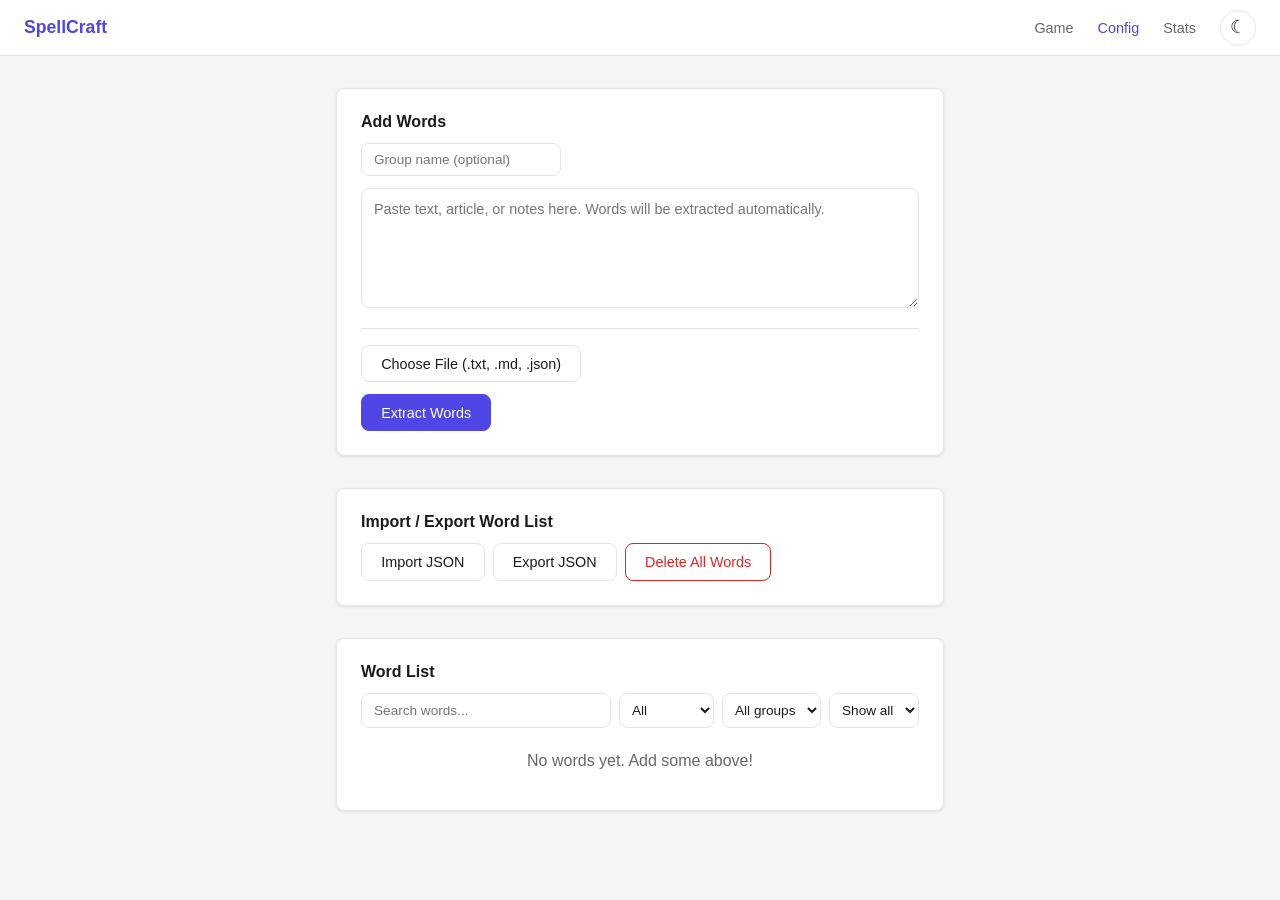
<file: config.html>
<!DOCTYPE html>
<html lang="en" data-theme="light">
<head>
  <meta charset="UTF-8">
  <meta name="viewport" content="width=device-width, initial-scale=1.0">
  <title>SpellCraft - Config</title>
  <link rel="stylesheet" href="static/style.css">
</head>
<body>
  <nav>
    <a href="index.html" class="brand">SpellCraft</a>
    <div class="nav-links">
      <a href="index.html" id="nav-game">Game</a>
      <a href="config.html" id="nav-config">Config</a>
      <a href="stats.html" id="nav-stats">Stats</a>
      <button class="theme-toggle" onclick="toggleTheme()" id="themeBtn" title="Toggle theme">&#9790;</button>
    </div>
  </nav>
  <div class="container">
    <div class="config-section card">
      <h2>Add Words</h2>
      <div class="config-actions" style="margin-bottom: 0.75rem;">
        <input type="text" id="import-group" placeholder="Group name (optional)" class="word-search-input" style="max-width: 200px;">
      </div>
      <textarea id="text-input" placeholder="Paste text, article, or notes here. Words will be extracted automatically."></textarea>
      <div class="config-divider"></div>
      <div class="config-actions">
        <div class="file-input-wrapper">
          <button class="btn">Choose File (.txt, .md, .json)</button>
          <input type="file" id="file-input" accept=".txt,.md,.json">
        </div>
        <span id="file-name" style="color: var(--text-secondary); font-size: 0.85rem; align-self: center;"></span>
      </div>
      <div class="config-actions" style="margin-top: 0.75rem;">
        <button class="btn btn-primary" id="extract-btn" onclick="extractWords()">Extract Words</button>
      </div>
      <div class="import-progress" id="import-progress" style="display:none;">
        <div class="import-progress-bar"><div class="import-progress-fill" id="import-progress-fill"></div></div>
        <div class="import-progress-text" id="import-progress-text">Looking up words...</div>
      </div>
      <div class="import-result" id="import-result"></div>
      <div class="extracted-preview" id="import-extracted" style="display:none;">
        <div class="extracted-header">
          <span id="import-extracted-summary"></span>
        </div>
        <div class="extracted-word-list" id="import-extracted-words"></div>
      </div>
    </div>

    <div class="config-section card">
      <h2>Import / Export Word List</h2>
      <div class="config-actions">
        <div class="file-input-wrapper">
          <button class="btn">Import JSON</button>
          <input type="file" id="json-import" accept=".json" onchange="importJson()">
        </div>
        <button class="btn" onclick="exportWords()">Export JSON</button>
        <button class="btn btn-danger" onclick="deleteAll()">Delete All Words</button>
      </div>
      <div class="import-result" id="json-result"></div>
    </div>

    <div class="config-section card">
      <h2>Word List</h2>
      <div class="word-list-controls">
        <input type="text" id="word-search" placeholder="Search words..." class="word-search-input" oninput="loadWords()">
        <select id="word-status-filter" class="word-status-select" onchange="loadWords()">
          <option value="">All</option>
          <option value="learning">Learning</option>
          <option value="mastered">Mastered</option>
          <option value="enabled">Enabled</option>
          <option value="disabled">Disabled</option>
        </select>
        <select id="word-group-filter" class="word-status-select" onchange="loadWords()">
          <option value="">All groups</option>
        </select>
        <select id="word-limit-select" class="word-status-select" onchange="loadWords()">
          <option value="">Show all</option>
          <option value="10">10</option>
          <option value="25">25</option>
          <option value="50">50</option>
          <option value="100">100</option>
        </select>
        <button class="btn btn-danger" id="delete-filtered-btn" onclick="deleteFiltered()">Delete Filtered</button>
      </div>
      <div id="word-count-info" style="color: var(--text-secondary); font-size: 0.8rem; margin: 0.5rem 0;"></div>
      <div id="no-words" style="color: var(--text-secondary); text-align: center; padding: 1rem;">No words yet. Add some above!</div>
      <div id="word-table-wrapper" style="overflow-x: auto; display: none;">
        <table class="word-table">
          <thead>
            <tr>
              <th>Word</th>
              <th>Group</th>
              <th>Status</th>
              <th>Correct</th>
              <th>Incorrect</th>
              <th>Actions</th>
            </tr>
          </thead>
          <tbody id="word-tbody"></tbody>
        </table>
      </div>
    </div>
  </div>
  <script>
    function toggleTheme() {
      const html = document.documentElement;
      const current = html.getAttribute('data-theme');
      const next = current === 'dark' ? 'light' : 'dark';
      html.setAttribute('data-theme', next);
      localStorage.setItem('theme', next);
      document.getElementById('themeBtn').innerHTML = next === 'dark' ? '&#9788;' : '&#9790;';
    }
    (function() {
      const saved = localStorage.getItem('theme');
      if (saved) {
        document.documentElement.setAttribute('data-theme', saved);
        document.getElementById('themeBtn').innerHTML = saved === 'dark' ? '&#9788;' : '&#9790;';
      }
      document.getElementById('nav-config').classList.add('active');
    })();
  </script>
  <script src="static/store.js"></script>
  <script src="static/config.js"></script>
</body>
</html>
</file>
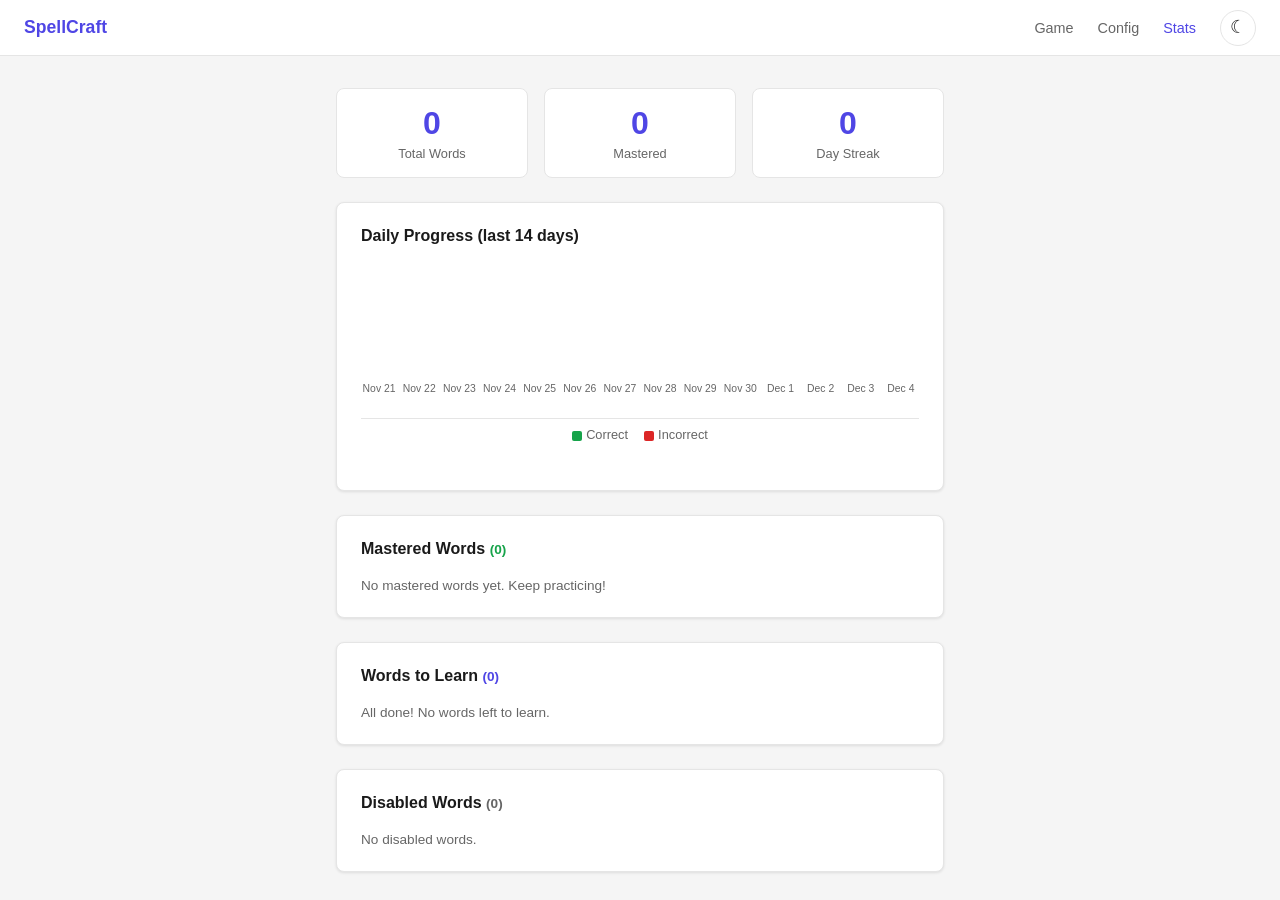
<file: stats.html>
<!DOCTYPE html>
<html lang="en" data-theme="light">
<head>
  <meta charset="UTF-8">
  <meta name="viewport" content="width=device-width, initial-scale=1.0">
  <title>SpellCraft - Stats</title>
  <link rel="stylesheet" href="static/style.css">
</head>
<body>
  <nav>
    <a href="index.html" class="brand">SpellCraft</a>
    <div class="nav-links">
      <a href="index.html" id="nav-game">Game</a>
      <a href="config.html" id="nav-config">Config</a>
      <a href="stats.html" id="nav-stats">Stats</a>
      <button class="theme-toggle" onclick="toggleTheme()" id="themeBtn" title="Toggle theme">&#9790;</button>
    </div>
  </nav>
  <div class="container">
    <div class="stats-grid" id="stats-grid"></div>

    <div class="card">
      <h2 style="font-size: 1rem; margin-bottom: 1rem;">Daily Progress (last 14 days)</h2>
      <div class="chart-container">
        <div class="chart-bars" id="chart-bars"></div>
        <div class="chart-legend">
          <span class="legend-correct">Correct</span>
          <span class="legend-incorrect">Incorrect</span>
        </div>
      </div>
    </div>

    <div class="card">
      <h2 style="font-size: 1rem; margin-bottom: 0.75rem;">Mastered Words <span id="mastered-count" style="color: var(--correct); font-size: 0.85rem;"></span></h2>
      <ul class="word-list" id="mastered-list"></ul>
      <div id="no-mastered" style="color: var(--text-secondary); font-size: 0.85rem; display: none;">No mastered words yet. Keep practicing!</div>
    </div>

    <div class="card">
      <h2 style="font-size: 1rem; margin-bottom: 0.75rem;">Words to Learn <span id="learning-count" style="color: var(--primary); font-size: 0.85rem;"></span></h2>
      <ul class="word-list" id="learning-list"></ul>
      <div id="no-learning" style="color: var(--text-secondary); font-size: 0.85rem; display: none;">All done! No words left to learn.</div>
    </div>

    <div class="card">
      <h2 style="font-size: 1rem; margin-bottom: 0.75rem;">Disabled Words <span id="disabled-count" style="color: var(--text-secondary); font-size: 0.85rem;"></span></h2>
      <ul class="word-list" id="disabled-list"></ul>
      <div id="no-disabled" style="color: var(--text-secondary); font-size: 0.85rem; display: none;">No disabled words.</div>
    </div>
  </div>
  <script>
    function toggleTheme() {
      const html = document.documentElement;
      const current = html.getAttribute('data-theme');
      const next = current === 'dark' ? 'light' : 'dark';
      html.setAttribute('data-theme', next);
      localStorage.setItem('theme', next);
      document.getElementById('themeBtn').innerHTML = next === 'dark' ? '&#9788;' : '&#9790;';
    }
    (function() {
      const saved = localStorage.getItem('theme');
      if (saved) {
        document.documentElement.setAttribute('data-theme', saved);
        document.getElementById('themeBtn').innerHTML = saved === 'dark' ? '&#9788;' : '&#9790;';
      }
      document.getElementById('nav-stats').classList.add('active');
    })();
  </script>
  <script src="static/store.js"></script>
  <script src="static/stats.js"></script>
</body>
</html>
</file>
<file: static/style.css>
:root {
  --bg: #f5f5f5;
  --surface: #ffffff;
  --text: #1a1a1a;
  --text-secondary: #666;
  --primary: #4f46e5;
  --primary-hover: #4338ca;
  --correct: #16a34a;
  --incorrect: #dc2626;
  --border: #e5e5e5;
  --shadow: 0 1px 3px rgba(0,0,0,0.1);
  --radius: 8px;
}

[data-theme="dark"] {
  --bg: #0f0f0f;
  --surface: #1a1a1a;
  --text: #e5e5e5;
  --text-secondary: #999;
  --primary: #818cf8;
  --primary-hover: #6366f1;
  --correct: #22c55e;
  --incorrect: #ef4444;
  --border: #2a2a2a;
  --shadow: 0 1px 3px rgba(0,0,0,0.3);
}

* {
  margin: 0;
  padding: 0;
  box-sizing: border-box;
}

body {
  font-family: -apple-system, BlinkMacSystemFont, "Segoe UI", Roboto, sans-serif;
  background: var(--bg);
  color: var(--text);
  min-height: 100vh;
}

nav {
  background: var(--surface);
  border-bottom: 1px solid var(--border);
  padding: 0 1.5rem;
  display: flex;
  align-items: center;
  justify-content: space-between;
  height: 56px;
  position: sticky;
  top: 0;
  z-index: 100;
}

nav .brand {
  font-weight: 700;
  font-size: 1.1rem;
  color: var(--primary);
  text-decoration: none;
}

nav .nav-links {
  display: flex;
  align-items: center;
  gap: 1.5rem;
}

nav .nav-links a {
  color: var(--text-secondary);
  text-decoration: none;
  font-size: 0.9rem;
  font-weight: 500;
  transition: color 0.15s;
}

nav .nav-links a:hover,
nav .nav-links a.active {
  color: var(--primary);
}

.theme-toggle {
  background: var(--surface);
  border: 1px solid var(--border);
  border-radius: 50%;
  width: 36px;
  height: 36px;
  cursor: pointer;
  display: flex;
  align-items: center;
  justify-content: center;
  font-size: 1.1rem;
  transition: background 0.15s;
  color: var(--text);
}

.theme-toggle:hover {
  background: var(--border);
}

.container {
  max-width: 640px;
  margin: 2rem auto;
  padding: 0 1rem;
}

.card {
  background: var(--surface);
  border-radius: var(--radius);
  box-shadow: var(--shadow);
  border: 1px solid var(--border);
  padding: 1.5rem;
  margin-bottom: 1.5rem;
}

.letter-boxes {
  display: flex;
  gap: 8px;
  justify-content: center;
  margin: 2rem 0;
}

.letter-box {
  width: 44px;
  height: 52px;
  border: 2px solid var(--border);
  border-radius: 6px;
  display: flex;
  align-items: center;
  justify-content: center;
  font-size: 1.4rem;
  font-weight: 600;
  background: var(--surface);
  color: var(--text);
  text-transform: lowercase;
  text-align: center;
  padding: 0;
  outline: none;
  caret-color: var(--primary);
}

.letter-box:focus {
  border-color: var(--primary);
  box-shadow: 0 0 0 3px color-mix(in srgb, var(--primary) 20%, transparent);
}

.letter-box.filled {
  border-color: var(--primary);
  background: color-mix(in srgb, var(--primary) 10%, transparent);
}

.letter-box.correct-letter {
  border-color: var(--correct);
  background: color-mix(in srgb, var(--correct) 10%, transparent);
  color: var(--correct);
}

.letter-box.incorrect-letter {
  border-color: var(--incorrect);
  background: color-mix(in srgb, var(--incorrect) 10%, transparent);
  color: var(--incorrect);
}

.game-actions {
  display: flex;
  gap: 8px;
  justify-content: center;
  margin: 1rem 0;
}

.btn {
  padding: 0.6rem 1.2rem;
  border-radius: var(--radius);
  font-size: 0.9rem;
  font-weight: 500;
  border: 1px solid var(--border);
  background: var(--surface);
  color: var(--text);
  cursor: pointer;
  transition: all 0.15s;
}

.btn:hover {
  background: var(--border);
}

.btn-primary {
  background: var(--primary);
  color: white;
  border-color: var(--primary);
}

.btn-primary:hover {
  background: var(--primary-hover);
}

.btn-danger {
  color: var(--incorrect);
  border-color: var(--incorrect);
}

.btn-danger:hover {
  background: color-mix(in srgb, var(--incorrect) 10%, transparent);
}

.btn-small {
  padding: 0.35rem 0.7rem;
  font-size: 0.8rem;
}

.feedback {
  text-align: center;
  margin: 1rem 0 0;
  min-height: 24px;
}

.feedback .result {
  font-size: 1.1rem;
  font-weight: 600;
  margin-bottom: 0.5rem;
}

.feedback .result.correct {
  color: var(--correct);
}

.feedback .result.incorrect {
  color: var(--incorrect);
}

.feedback .correct-word {
  font-size: 1.3rem;
  margin: 0.3rem 0;
}

.feedback .example-sentence {
  color: var(--text-secondary);
  font-style: italic;
  margin-top: 0.5rem;
  font-size: 0.95rem;
}

.feedback .definition {
  color: var(--text-secondary);
  margin-top: 0.3rem;
  font-size: 0.9rem;
}

.word-info {
  text-align: center;
  margin: 1rem 0 0.5rem;
  padding: 1rem;
  background: color-mix(in srgb, var(--primary) 5%, transparent);
  border-radius: var(--radius);
  border: 1px solid color-mix(in srgb, var(--primary) 15%, transparent);
}

.definition-display {
  font-size: 0.95rem;
  color: var(--text);
  margin-bottom: 0.3rem;
}

.example-display {
  font-size: 0.9rem;
  color: var(--text-secondary);
  font-style: italic;
}

.phonetic {
  text-align: center;
  color: var(--text-secondary);
  font-size: 0.9rem;
  margin-top: 0.3rem;
}

.word-counter {
  text-align: center;
  color: var(--text-secondary);
  font-size: 0.8rem;
  margin-top: 0.5rem;
}

.progress-bar {
  height: 4px;
  background: var(--border);
  border-radius: 2px;
  margin: 1rem 0;
  overflow: hidden;
}

.progress-bar .fill {
  height: 100%;
  background: var(--primary);
  border-radius: 2px;
  transition: width 0.3s;
}

.stats-grid {
  display: grid;
  grid-template-columns: repeat(3, 1fr);
  gap: 1rem;
  margin-bottom: 1.5rem;
}

.stat-box {
  text-align: center;
  padding: 1rem;
  background: var(--surface);
  border-radius: var(--radius);
  border: 1px solid var(--border);
}

.stat-box .stat-value {
  font-size: 2rem;
  font-weight: 700;
  color: var(--primary);
}

.stat-box .stat-label {
  font-size: 0.8rem;
  color: var(--text-secondary);
  margin-top: 0.25rem;
}

.word-list {
  list-style: none;
  display: flex;
  flex-wrap: wrap;
  gap: 6px;
  margin: 0.5rem 0;
}

.word-list li {
  padding: 0.25rem 0.6rem;
  border-radius: 4px;
  font-size: 0.85rem;
  background: color-mix(in srgb, var(--primary) 10%, transparent);
  color: var(--primary);
}

.word-list li.mastered {
  background: color-mix(in srgb, var(--correct) 10%, transparent);
  color: var(--correct);
}

.word-list li.disabled {
  background: var(--border);
  color: var(--text-secondary);
}

.chart-container {
  margin: 1.5rem 0;
}

.chart-bars {
  display: flex;
  align-items: flex-end;
  gap: 4px;
  height: 150px;
  padding: 0 0 1.5rem 0;
  border-bottom: 1px solid var(--border);
}

.chart-bar-group {
  flex: 1;
  display: flex;
  flex-direction: column;
  align-items: center;
  height: 100%;
  justify-content: flex-end;
}

.chart-bar {
  width: 100%;
  max-width: 30px;
  border-radius: 3px 3px 0 0;
  transition: height 0.3s;
}

.chart-bar.correct-bar {
  background: var(--correct);
}

.chart-bar.incorrect-bar {
  background: var(--incorrect);
  margin-top: 2px;
}

.chart-label {
  font-size: 0.65rem;
  color: var(--text-secondary);
  margin-top: 4px;
  white-space: nowrap;
}

.chart-legend {
  display: flex;
  gap: 1rem;
  justify-content: center;
  margin-top: 0.5rem;
  font-size: 0.8rem;
  color: var(--text-secondary);
}

.chart-legend span::before {
  content: "";
  display: inline-block;
  width: 10px;
  height: 10px;
  border-radius: 2px;
  margin-right: 4px;
  vertical-align: middle;
}

.chart-legend .legend-correct::before {
  background: var(--correct);
}

.chart-legend .legend-incorrect::before {
  background: var(--incorrect);
}

.config-section {
  margin-bottom: 2rem;
}

.config-section h2 {
  font-size: 1rem;
  margin-bottom: 0.75rem;
}

.config-divider {
  border: none;
  border-top: 1px solid var(--border);
  margin: 1rem 0;
}

.config-section textarea {
  width: 100%;
  min-height: 120px;
  padding: 0.75rem;
  border: 1px solid var(--border);
  border-radius: var(--radius);
  font-size: 0.9rem;
  background: var(--surface);
  color: var(--text);
  resize: vertical;
  outline: none;
  font-family: inherit;
}

.config-section textarea:focus {
  border-color: var(--primary);
}

.config-actions {
  display: flex;
  gap: 8px;
  margin-top: 0.75rem;
  flex-wrap: wrap;
}

.file-input-wrapper {
  position: relative;
  overflow: hidden;
  display: inline-block;
}

.file-input-wrapper input[type="file"] {
  position: absolute;
  left: 0;
  top: 0;
  opacity: 0;
  width: 100%;
  height: 100%;
  cursor: pointer;
}

.import-result {
  margin-top: 0.75rem;
  padding: 0.75rem;
  border-radius: var(--radius);
  font-size: 0.9rem;
  display: none;
}

.import-result.success {
  background: color-mix(in srgb, var(--correct) 10%, transparent);
  color: var(--correct);
  display: block;
}

.import-result.error {
  background: color-mix(in srgb, var(--incorrect) 10%, transparent);
  color: var(--incorrect);
  display: block;
}

.import-progress {
  margin-top: 0.75rem;
}

.import-progress-bar {
  height: 8px;
  background: var(--border);
  border-radius: 4px;
  overflow: hidden;
}

.import-progress-fill {
  height: 100%;
  background: var(--primary);
  border-radius: 4px;
  transition: width 0.2s;
  width: 0%;
}

.import-progress-text {
  font-size: 0.85rem;
  color: var(--text-secondary);
  margin-top: 0.4rem;
}

.btn:disabled {
  opacity: 0.6;
  cursor: not-allowed;
}

.word-table {
  width: 100%;
  border-collapse: collapse;
  font-size: 0.85rem;
}

.word-table th,
.word-table td {
  padding: 0.5rem 0.75rem;
  text-align: left;
  border-bottom: 1px solid var(--border);
}

.word-table th {
  color: var(--text-secondary);
  font-weight: 500;
  font-size: 0.75rem;
  text-transform: uppercase;
  letter-spacing: 0.5px;
}

.toggle-switch {
  position: relative;
  width: 36px;
  height: 20px;
  cursor: pointer;
}

.toggle-switch input {
  opacity: 0;
  width: 0;
  height: 0;
}

.toggle-slider {
  position: absolute;
  inset: 0;
  background: var(--border);
  border-radius: 10px;
  transition: background 0.15s;
}

.toggle-slider::before {
  content: "";
  position: absolute;
  width: 16px;
  height: 16px;
  border-radius: 50%;
  background: white;
  top: 2px;
  left: 2px;
  transition: transform 0.15s;
}

.toggle-switch input:checked + .toggle-slider {
  background: var(--primary);
}

.toggle-switch input:checked + .toggle-slider::before {
  transform: translateX(16px);
}

.empty-state {
  text-align: center;
  padding: 3rem 1rem;
  color: var(--text-secondary);
}

.empty-state .icon {
  font-size: 3rem;
  margin-bottom: 1rem;
}

.empty-state h3 {
  margin-bottom: 0.5rem;
  color: var(--text);
}

.empty-state p {
  font-size: 0.9rem;
}

.extracted-preview {
  margin-top: 0.75rem;
  padding: 0.75rem;
  border-radius: var(--radius);
  border: 1px solid var(--border);
  background: var(--surface);
}

.extracted-header {
  font-size: 0.85rem;
  font-weight: 600;
  color: var(--primary);
  margin-bottom: 0.5rem;
}

.extracted-word-list {
  display: flex;
  flex-wrap: wrap;
  gap: 4px;
  max-height: 150px;
  overflow-y: auto;
}

.extracted-word {
  padding: 0.2rem 0.5rem;
  border-radius: 4px;
  font-size: 0.8rem;
  background: color-mix(in srgb, var(--primary) 8%, transparent);
  color: var(--text-secondary);
}

.word-list-controls {
  display: flex;
  gap: 8px;
  margin-bottom: 0.5rem;
  flex-wrap: wrap;
}

.word-search-input {
  flex: 1;
  min-width: 150px;
  padding: 0.5rem 0.75rem;
  border: 1px solid var(--border);
  border-radius: var(--radius);
  font-size: 0.85rem;
  background: var(--surface);
  color: var(--text);
  outline: none;
}

.word-search-input:focus {
  border-color: var(--primary);
}

.word-status-select {
  padding: 0.5rem 0.5rem;
  border: 1px solid var(--border);
  border-radius: var(--radius);
  font-size: 0.85rem;
  background: var(--surface);
  color: var(--text);
  outline: none;
  cursor: pointer;
}

.group-cell {
  font-size: 0.8rem;
  white-space: nowrap;
}

.group-cell .btn-small {
  margin-left: 4px;
  padding: 0.15rem 0.4rem;
  font-size: 0.7rem;
}

@media (max-width: 480px) {
  .stats-grid {
    grid-template-columns: repeat(2, 1fr);
  }
  .letter-box {
    width: 36px;
    height: 44px;
    font-size: 1.1rem;
  }
  .game-actions {
    flex-wrap: wrap;
  }
}
</file>
